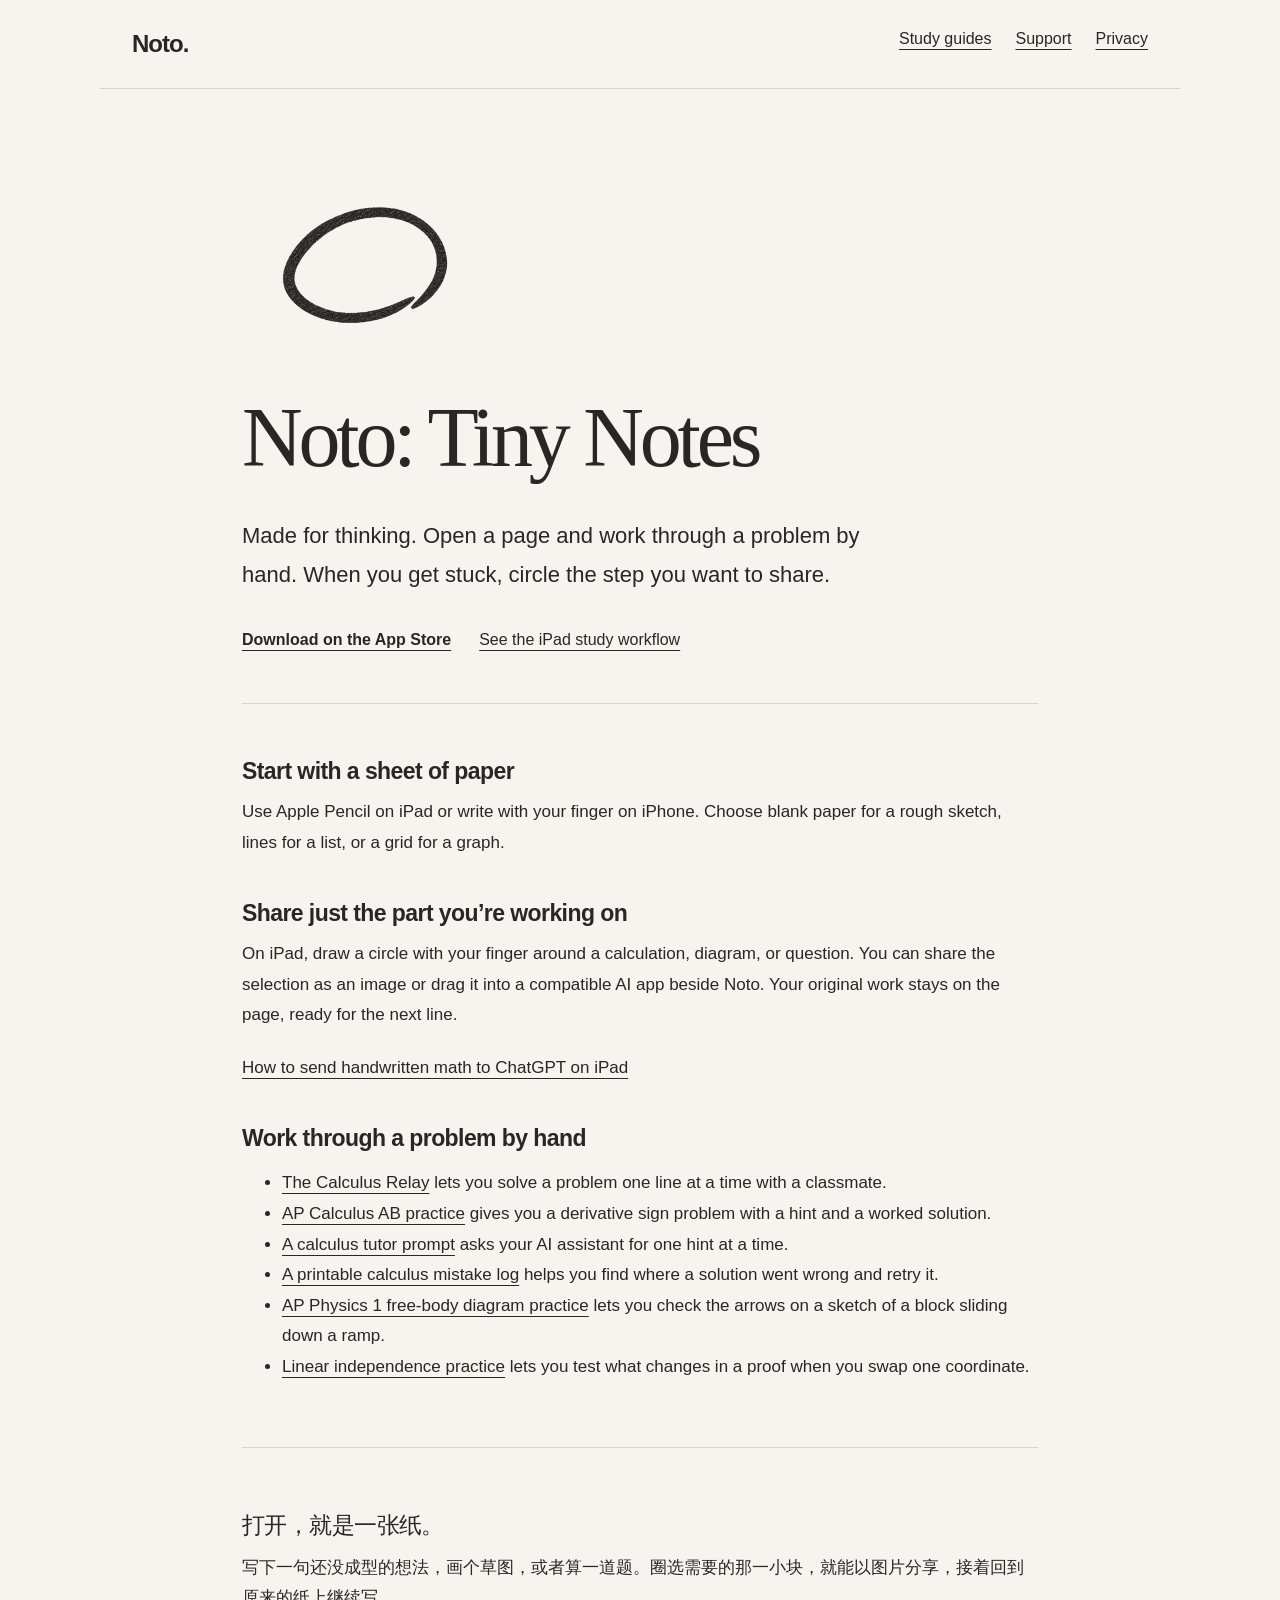
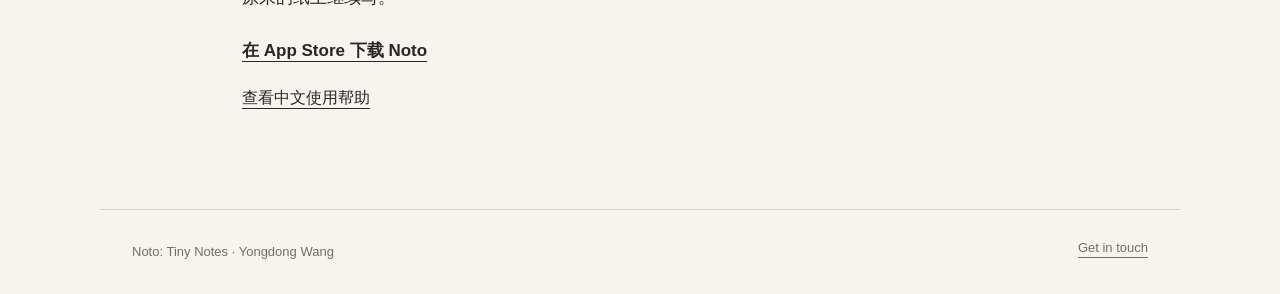
<file: index.html>
<!doctype html>
<html lang="en">
<head>
  <meta charset="utf-8">
  <meta name="viewport" content="width=device-width, initial-scale=1">
  <title>Noto: Tiny Notes — Handwritten Notes for iPad and iPhone</title>
  <meta name="description" content="Noto is a handwriting app made for thinking. Write with Apple Pencil, sketch on grid paper, and circle one step to share as an image with a classmate or AI assistant.">
  <link rel="canonical" href="https://mikewang817.github.io/noto-support/">
  <link rel="stylesheet" href="style.css">
  <meta property="og:type" content="website">
  <meta property="og:title" content="Noto: Tiny Notes — Made for thinking">
  <meta property="og:description" content="Work through a problem by hand. Circle the step you want to share, then pick up where you left off.">
  <meta property="og:url" content="https://mikewang817.github.io/noto-support/">
  <meta property="og:image" content="https://mikewang817.github.io/noto-support/assets/lasso.png">
  <meta property="og:image:alt" content="Noto’s hand-drawn open circle">
  <meta name="twitter:card" content="summary">
  <script type="application/ld+json">
    {
      "@context": "https://schema.org",
      "@type": "SoftwareApplication",
      "name": "Noto: Tiny Notes",
      "url": "https://mikewang817.github.io/noto-support/",
      "applicationCategory": "ProductivityApplication",
      "operatingSystem": "iOS, iPadOS",
      "author": { "@type": "Person", "name": "Yongdong Wang" },
      "sameAs": "https://apps.apple.com/us/app/noto-tiny-notes/id6829142924",
      "installUrl": "https://apps.apple.com/us/app/noto-tiny-notes/id6829142924",
      "offers": { "@type": "Offer", "price": 0, "priceCurrency": "USD" }
    }
  </script>
</head>
<body>
  <header>
    <a class="brand" href="./">Noto.</a>
    <nav aria-label="Main navigation">
      <a href="#study">Study guides</a>
      <a href="support.html">Support</a>
      <a href="privacy.html">Privacy</a>
    </nav>
  </header>
  <main>
    <img class="mark" src="assets/lasso.png" width="240" height="180" alt="Noto’s hand-drawn open circle">
    <h1>Noto: Tiny Notes</h1>
    <p class="lead">Made for thinking. Open a page and work through a problem by hand. When you get stuck, circle the step you want to share.</p>
    <div class="links">
      <a href="https://apps.apple.com/us/app/noto-tiny-notes/id6829142924"><strong>Download on the App Store</strong></a>
      <a href="https://noto-calculus-relay.kuanzhiai.chatgpt.site/study-calculus-on-ipad/">See the iPad study workflow</a>
    </div>
    <hr class="rule">
    <section aria-labelledby="paper">
      <h2 id="paper">Start with a sheet of paper</h2>
      <p>Use Apple Pencil on iPad or write with your finger on iPhone. Choose blank paper for a rough sketch, lines for a list, or a grid for a graph.</p>
    </section>
    <section aria-labelledby="sharing">
      <h2 id="sharing">Share just the part you’re working on</h2>
      <p>On iPad, draw a circle with your finger around a calculation, diagram, or question. You can share the selection as an image or drag it into a compatible AI app beside Noto. Your original work stays on the page, ready for the next line.</p>
      <p><a href="https://noto-calculus-relay.kuanzhiai.chatgpt.site/send-handwritten-math-to-chatgpt-on-ipad/">How to send handwritten math to ChatGPT on iPad</a></p>
    </section>
    <section aria-labelledby="study">
      <h2 id="study">Work through a problem by hand</h2>
      <ul>
        <li><a href="https://noto-calculus-relay.kuanzhiai.chatgpt.site/">The Calculus Relay</a> lets you solve a problem one line at a time with a classmate.</li>
        <li><a href="https://noto-calculus-relay.kuanzhiai.chatgpt.site/ap-calculus-ab-practice/">AP Calculus AB practice</a> gives you a derivative sign problem with a hint and a worked solution.</li>
        <li><a href="https://noto-calculus-relay.kuanzhiai.chatgpt.site/calculus-hint-prompt/">A calculus tutor prompt</a> asks your AI assistant for one hint at a time.</li>
        <li><a href="https://noto-calculus-relay.kuanzhiai.chatgpt.site/calculus-mistake-log/">A printable calculus mistake log</a> helps you find where a solution went wrong and retry it.</li>
        <li><a href="free-body-diagram-practice/">AP Physics 1 free-body diagram practice</a> lets you check the arrows on a sketch of a block sliding down a ramp.</li>
        <li><a href="linear-independence-practice/">Linear independence practice</a> lets you test what changes in a proof when you swap one coordinate.</li>
      </ul>
    </section>
    <section class="translation" lang="zh-Hans">
      <h2>打开，就是一张纸。</h2>
      <p>写下一句还没成型的想法，画个草图，或者算一道题。圈选需要的那一小块，就能以图片分享，接着回到原来的纸上继续写。</p>
      <p><a href="https://apps.apple.com/cn/app/noto-tiny-notes/id6829142924?uo=4"><strong>在 App Store 下载 Noto</strong></a></p>
      <a href="support.html#chinese">查看中文使用帮助</a>
    </section>
  </main>
  <footer>
    <p>Noto: Tiny Notes · Yongdong Wang</p>
    <a href="https://github.com/mikewang817/noto-support/issues">Get in touch</a>
  </footer>
</body>
</html>
</file>
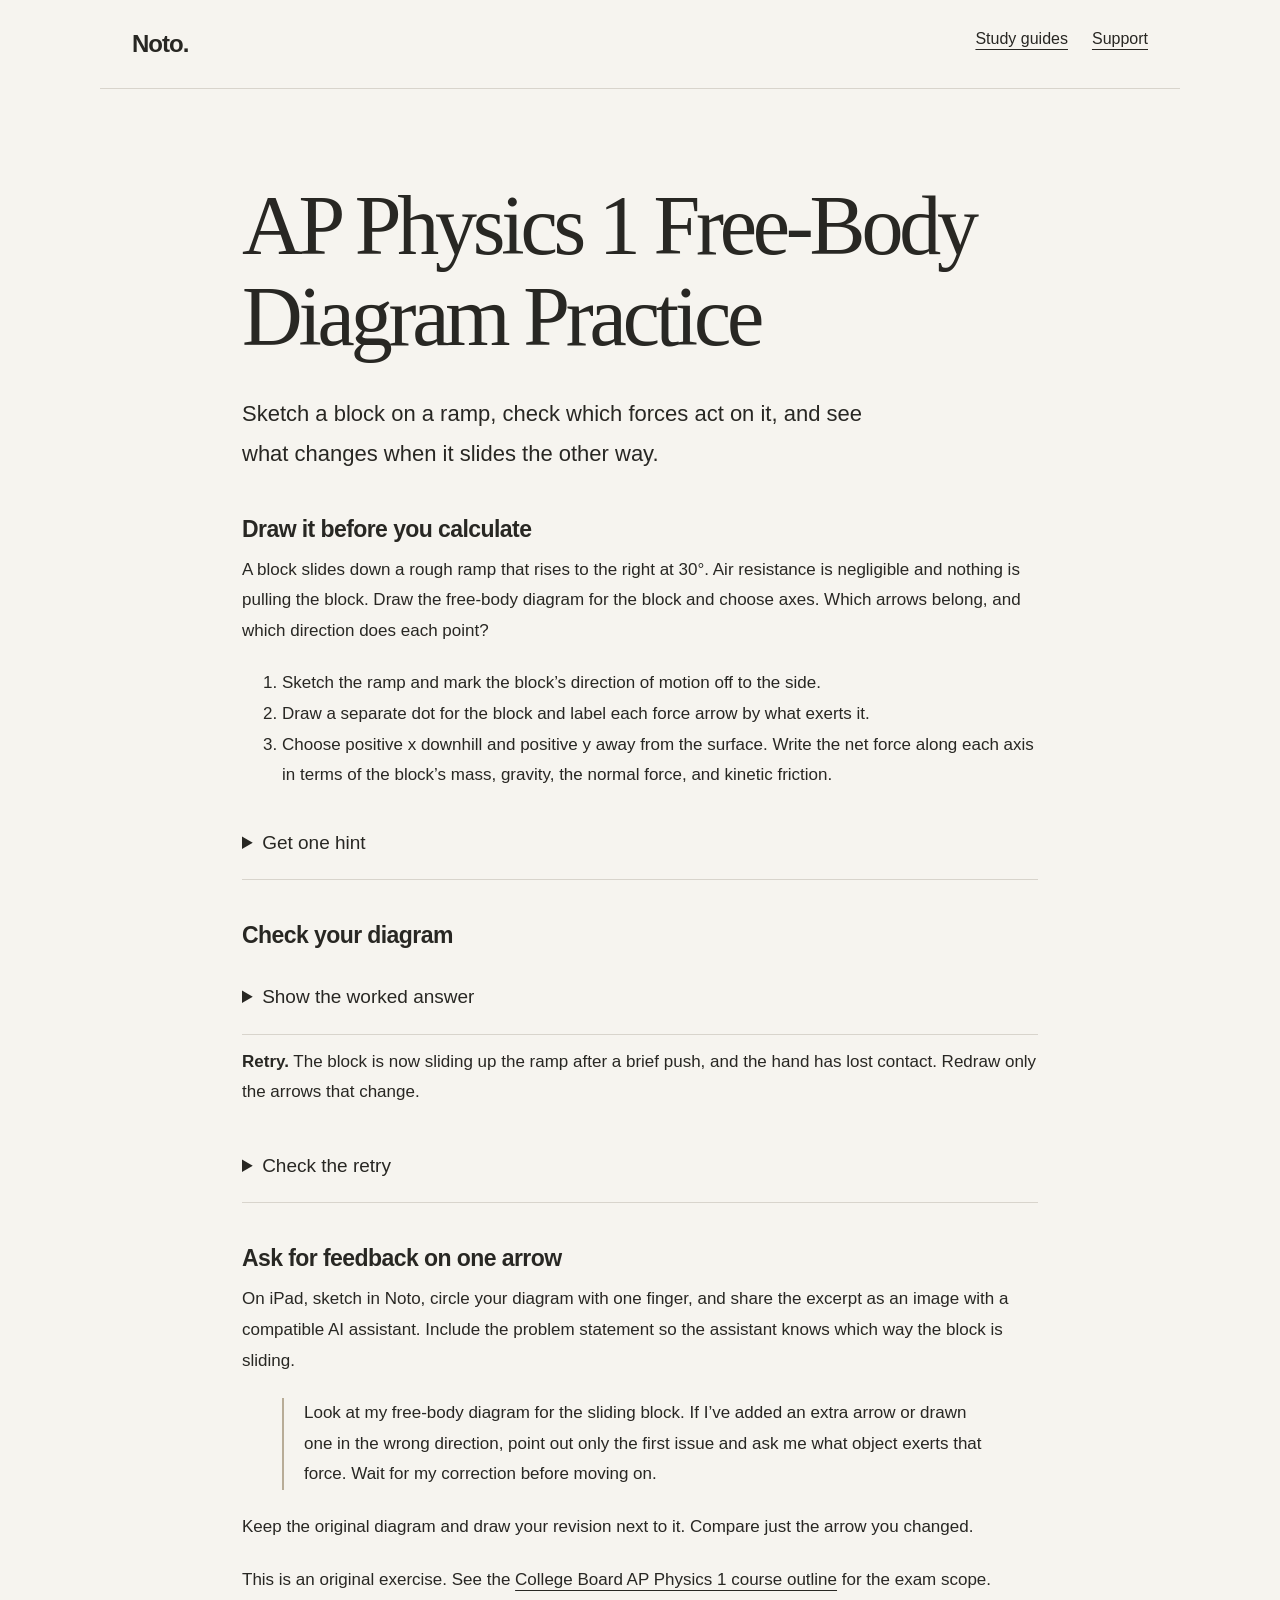
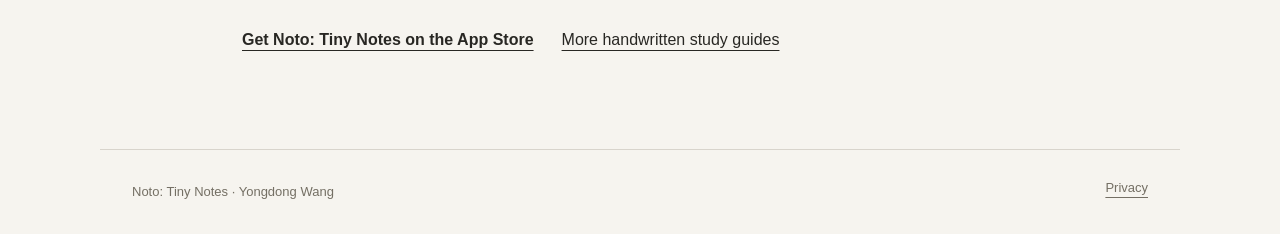
<file: free-body-diagram-practice/index.html>
<!doctype html>
<html lang="en">
<head>
  <meta charset="utf-8">
  <meta name="viewport" content="width=device-width, initial-scale=1">
  <title>AP Physics 1 Free-Body Diagram Practice | Noto</title>
  <meta name="description" content="Draw a free-body diagram for a block sliding down a ramp. Find which forces belong on it and retry with a change in direction.">
  <link rel="canonical" href="https://mikewang817.github.io/noto-support/free-body-diagram-practice/">
  <link rel="stylesheet" href="../style.css">
  <meta property="og:type" content="article">
  <meta property="og:title" content="AP Physics 1 Free-Body Diagram Practice">
  <meta property="og:description" content="Draw a free-body diagram for a block sliding down a ramp. Find which forces belong on it and retry with a change in direction.">
  <meta property="og:url" content="https://mikewang817.github.io/noto-support/free-body-diagram-practice/">
  <script type="application/ld+json">{"@context": "https://schema.org", "@type": "LearningResource", "name": "AP Physics 1 Free-Body Diagram Practice", "description": "Draw a free-body diagram for a block sliding down a ramp. Find which forces belong on it and retry with a change in direction.", "url": "https://mikewang817.github.io/noto-support/free-body-diagram-practice/", "inLanguage": "en", "learningResourceType": "Practice problem", "about": "Physics", "author": {"@type": "Person", "name": "Yongdong Wang"}}</script>
</head>
<body>
  <header>
    <a class="brand" href="../">Noto.</a>
    <nav aria-label="Main navigation"><a href="../#study">Study guides</a><a href="../support.html">Support</a></nav>
  </header>
  <main>
    <h1>AP Physics 1 Free-Body Diagram Practice</h1>
    <p class="lead">Sketch a block on a ramp, check which forces act on it, and see what changes when it slides the other way.</p>
    <section>
      <h2>Draw it before you calculate</h2>
      <p>A block slides down a rough ramp that rises to the right at 30°. Air resistance is negligible and nothing is pulling the block. Draw the free-body diagram for the block and choose axes. Which arrows belong, and which direction does each point?</p>
      <ol>
        <li>Sketch the ramp and mark the block’s direction of motion off to the side.</li>
        <li>Draw a separate dot for the block and label each force arrow by what exerts it.</li>
        <li>Choose positive x downhill and positive y away from the surface. Write the net force along each axis in terms of the block’s mass, gravity, the normal force, and kinetic friction.</li>
      </ol>
      <details>
        <summary>Get one hint</summary>
        <p>Make a list of the objects interacting with the block. The ramp exerts two forces. The arrow showing how the block is moving belongs on your sketch of the ramp.</p>
      </details>
    </section>
    <section>
      <h2>Check your diagram</h2>
      <details>
        <summary>Show the worked answer</summary>
        <p>Gravity points vertically down. The normal force points away from the ramp, perpendicular to its surface. Kinetic friction points up the ramp, opposing the block’s sliding relative to the ramp.</p>
        <p>With the axes above, the forces sum to mg sin(30°) − f<sub>k</sub> along x and N − mg cos(30°) along y. The y sum is zero while the block remains in contact with the straight ramp. Draw the components of gravity on a separate sketch or label them clearly as components of the same arrow.</p>
      </details>
      <p><strong>Retry.</strong> The block is now sliding up the ramp after a brief push, and the hand has lost contact. Redraw only the arrows that change.</p>
      <details>
        <summary>Check the retry</summary>
        <p>Friction now points down the ramp. Weight and the normal force keep their directions. With positive x still downhill, both the downhill component of gravity and friction contribute positively to the x sum.</p>
      </details>
    </section>
    <section>
      <h2>Ask for feedback on one arrow</h2>
      <p>On iPad, sketch in Noto, circle your diagram with one finger, and share the excerpt as an image with a compatible AI assistant. Include the problem statement so the assistant knows which way the block is sliding.</p>
      <blockquote class="notice"><p>Look at my free-body diagram for the sliding block. If I’ve added an extra arrow or drawn one in the wrong direction, point out only the first issue and ask me what object exerts that force. Wait for my correction before moving on.</p></blockquote>
      <p>Keep the original diagram and draw your revision next to it. Compare just the arrow you changed.</p>
      <p>This is an original exercise. See the <a href="https://apstudents.collegeboard.org/courses/ap-physics-1-algebra-based">College Board AP Physics 1 course outline</a> for the exam scope.</p>
    </section>
    <div class="links">
      <a href="https://apps.apple.com/us/app/noto-tiny-notes/id6829142924"><strong>Get Noto: Tiny Notes on the App Store</strong></a>
      <a href="../#study">More handwritten study guides</a>
    </div>
  </main>
  <footer><p>Noto: Tiny Notes · Yongdong Wang</p><a href="../privacy.html">Privacy</a></footer>
</body>
</html>
</file>
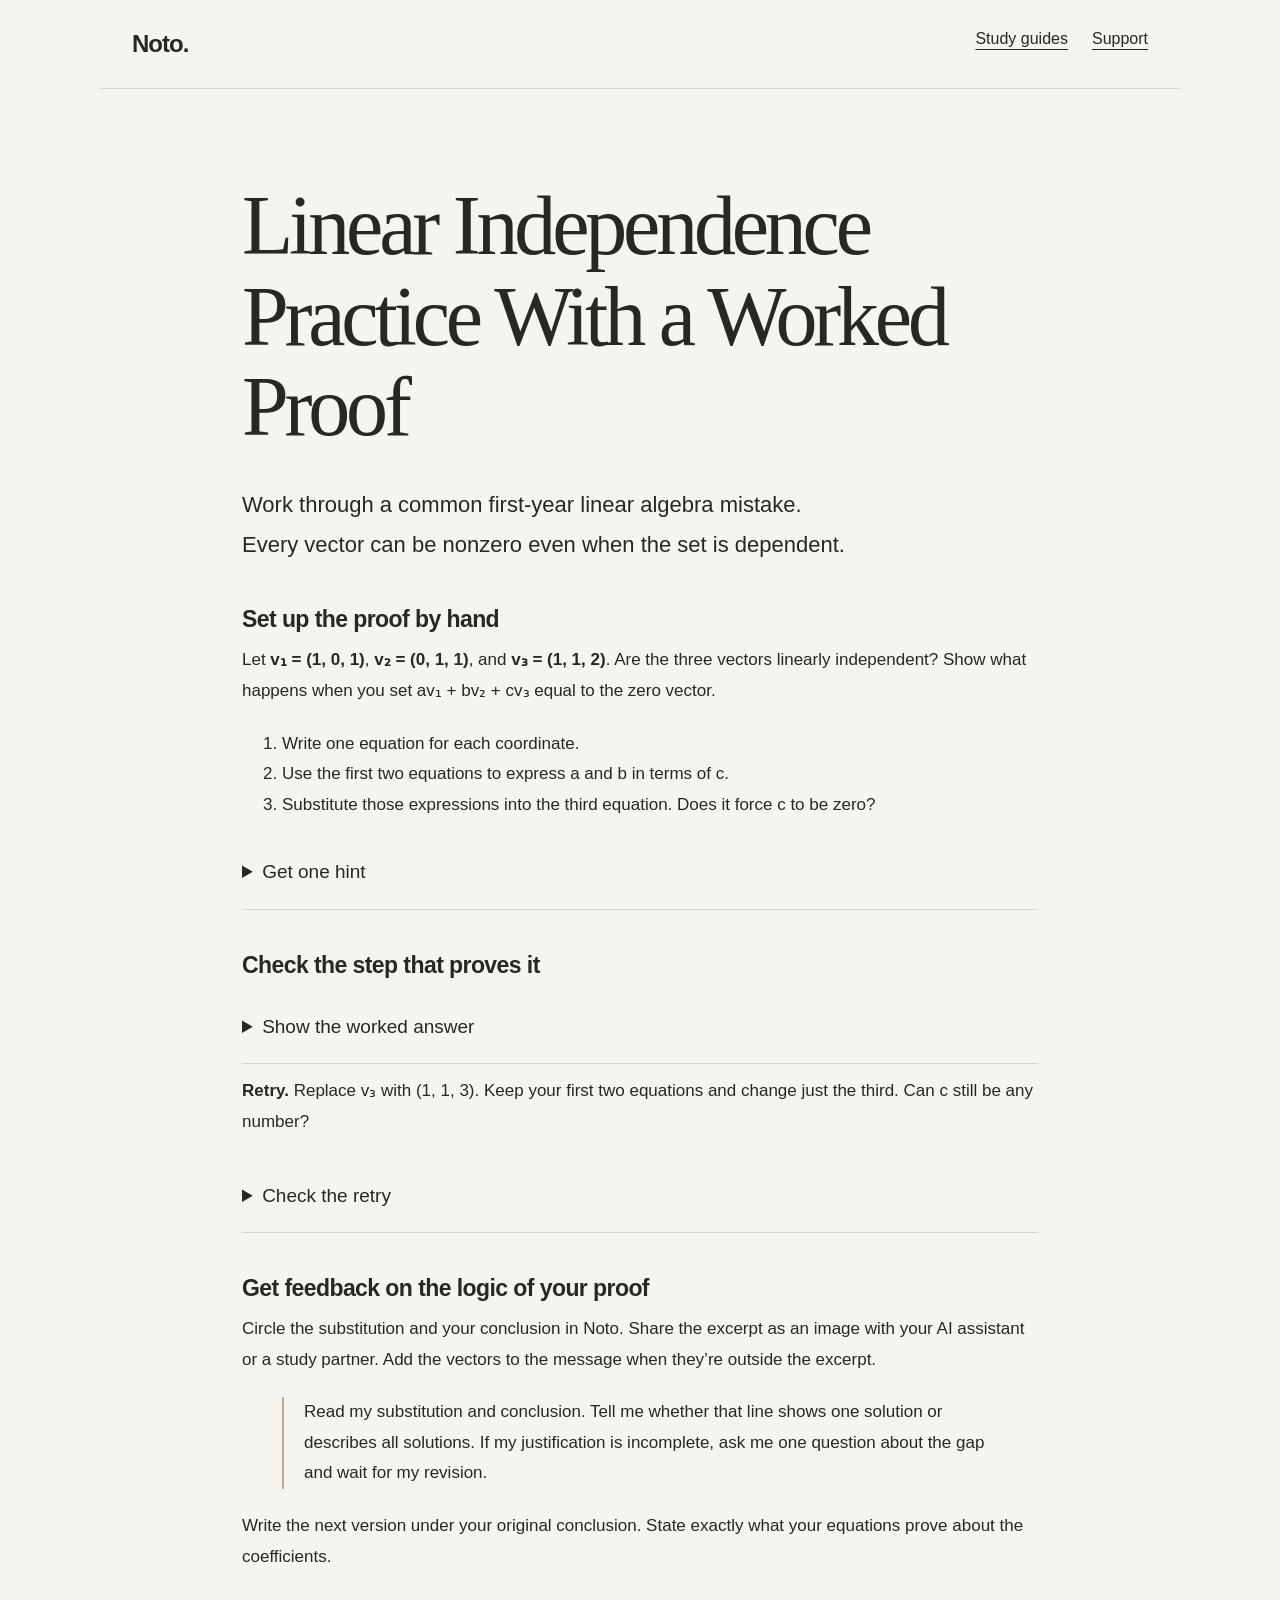
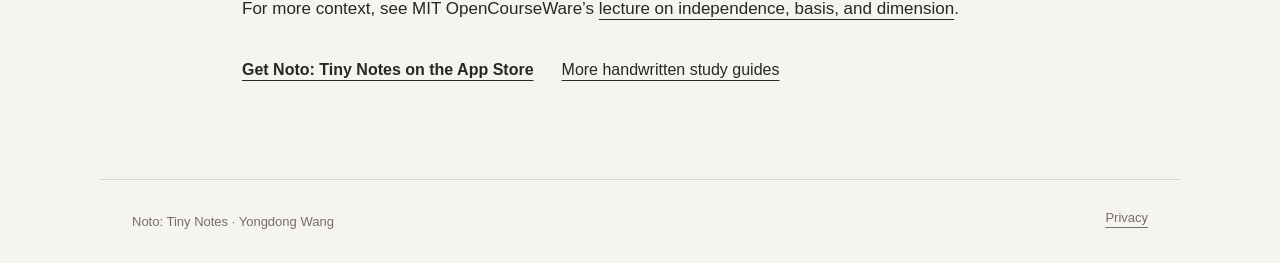
<file: linear-independence-practice/index.html>
<!doctype html>
<html lang="en">
<head>
  <meta charset="utf-8">
  <meta name="viewport" content="width=device-width, initial-scale=1">
  <title>Linear Independence Practice With a Worked Proof | Noto</title>
  <meta name="description" content="Test three vectors for linear independence, identify a nonzero solution to Ax = 0, and check what changes when one coordinate changes.">
  <link rel="canonical" href="https://mikewang817.github.io/noto-support/linear-independence-practice/">
  <link rel="stylesheet" href="../style.css">
  <meta property="og:type" content="article">
  <meta property="og:title" content="Linear Independence Practice With a Worked Proof">
  <meta property="og:description" content="Test three vectors for linear independence, identify a nonzero solution to Ax = 0, and check what changes when one coordinate changes.">
  <meta property="og:url" content="https://mikewang817.github.io/noto-support/linear-independence-practice/">
  <script type="application/ld+json">{"@context": "https://schema.org", "@type": "LearningResource", "name": "Linear Independence Practice With a Worked Proof", "description": "Test three vectors for linear independence, identify a nonzero solution to Ax = 0, and check what changes when one coordinate changes.", "url": "https://mikewang817.github.io/noto-support/linear-independence-practice/", "inLanguage": "en", "learningResourceType": "Practice problem", "about": "Linear algebra", "author": {"@type": "Person", "name": "Yongdong Wang"}}</script>
</head>
<body>
  <header>
    <a class="brand" href="../">Noto.</a>
    <nav aria-label="Main navigation"><a href="../#study">Study guides</a><a href="../support.html">Support</a></nav>
  </header>
  <main>
    <h1>Linear Independence Practice With a Worked Proof</h1>
    <p class="lead">Work through a common first-year linear algebra mistake. Every vector can be nonzero even when the set is dependent.</p>
    <section>
      <h2>Set up the proof by hand</h2>
      <p>Let <strong>v₁ = (1, 0, 1)</strong>, <strong>v₂ = (0, 1, 1)</strong>, and <strong>v₃ = (1, 1, 2)</strong>. Are the three vectors linearly independent? Show what happens when you set av₁ + bv₂ + cv₃ equal to the zero vector.</p>
      <ol>
        <li>Write one equation for each coordinate.</li>
        <li>Use the first two equations to express a and b in terms of c.</li>
        <li>Substitute those expressions into the third equation. Does it force c to be zero?</li>
      </ol>
      <details>
        <summary>Get one hint</summary>
        <p>The first two coordinate equations are a + c = 0 and b + c = 0. Write down what the third equation becomes once you substitute a = −c and b = −c.</p>
      </details>
    </section>
    <section>
      <h2>Check the step that proves it</h2>
      <details>
        <summary>Show the worked answer</summary>
        <p>The third equation is a + b + 2c = 0. After substitution it becomes −c − c + 2c = 0 for every c. Choose c = 1, which gives a = b = −1. The coefficients (−1, −1, 1) are nonzero as a tuple and satisfy −v₁ − v₂ + v₃ = 0, proving dependence.</p>
        <p>In geometric terms, v₃ = v₁ + v₂, so all three vectors lie in the plane spanned by v₁ and v₂.</p>
      </details>
      <p><strong>Retry.</strong> Replace v₃ with (1, 1, 3). Keep your first two equations and change just the third. Can c still be any number?</p>
      <details>
        <summary>Check the retry</summary>
        <p>The new third equation becomes −c − c + 3c = 0, so c = 0, then a = b = 0. The zero solution is now the only one, which proves independence.</p>
      </details>
    </section>
    <section>
      <h2>Get feedback on the logic of your proof</h2>
      <p>Circle the substitution and your conclusion in Noto. Share the excerpt as an image with your AI assistant or a study partner. Add the vectors to the message when they’re outside the excerpt.</p>
      <blockquote class="notice"><p>Read my substitution and conclusion. Tell me whether that line shows one solution or describes all solutions. If my justification is incomplete, ask me one question about the gap and wait for my revision.</p></blockquote>
      <p>Write the next version under your original conclusion. State exactly what your equations prove about the coefficients.</p>
      <p>For more context, see MIT OpenCourseWare’s <a href="https://ocw.mit.edu/courses/18-06-linear-algebra-spring-2010/resources/lecture-9-independence-basis-and-dimension/">lecture on independence, basis, and dimension</a>.</p>
    </section>
    <div class="links">
      <a href="https://apps.apple.com/us/app/noto-tiny-notes/id6829142924"><strong>Get Noto: Tiny Notes on the App Store</strong></a>
      <a href="../#study">More handwritten study guides</a>
    </div>
  </main>
  <footer><p>Noto: Tiny Notes · Yongdong Wang</p><a href="../privacy.html">Privacy</a></footer>
</body>
</html>
</file>
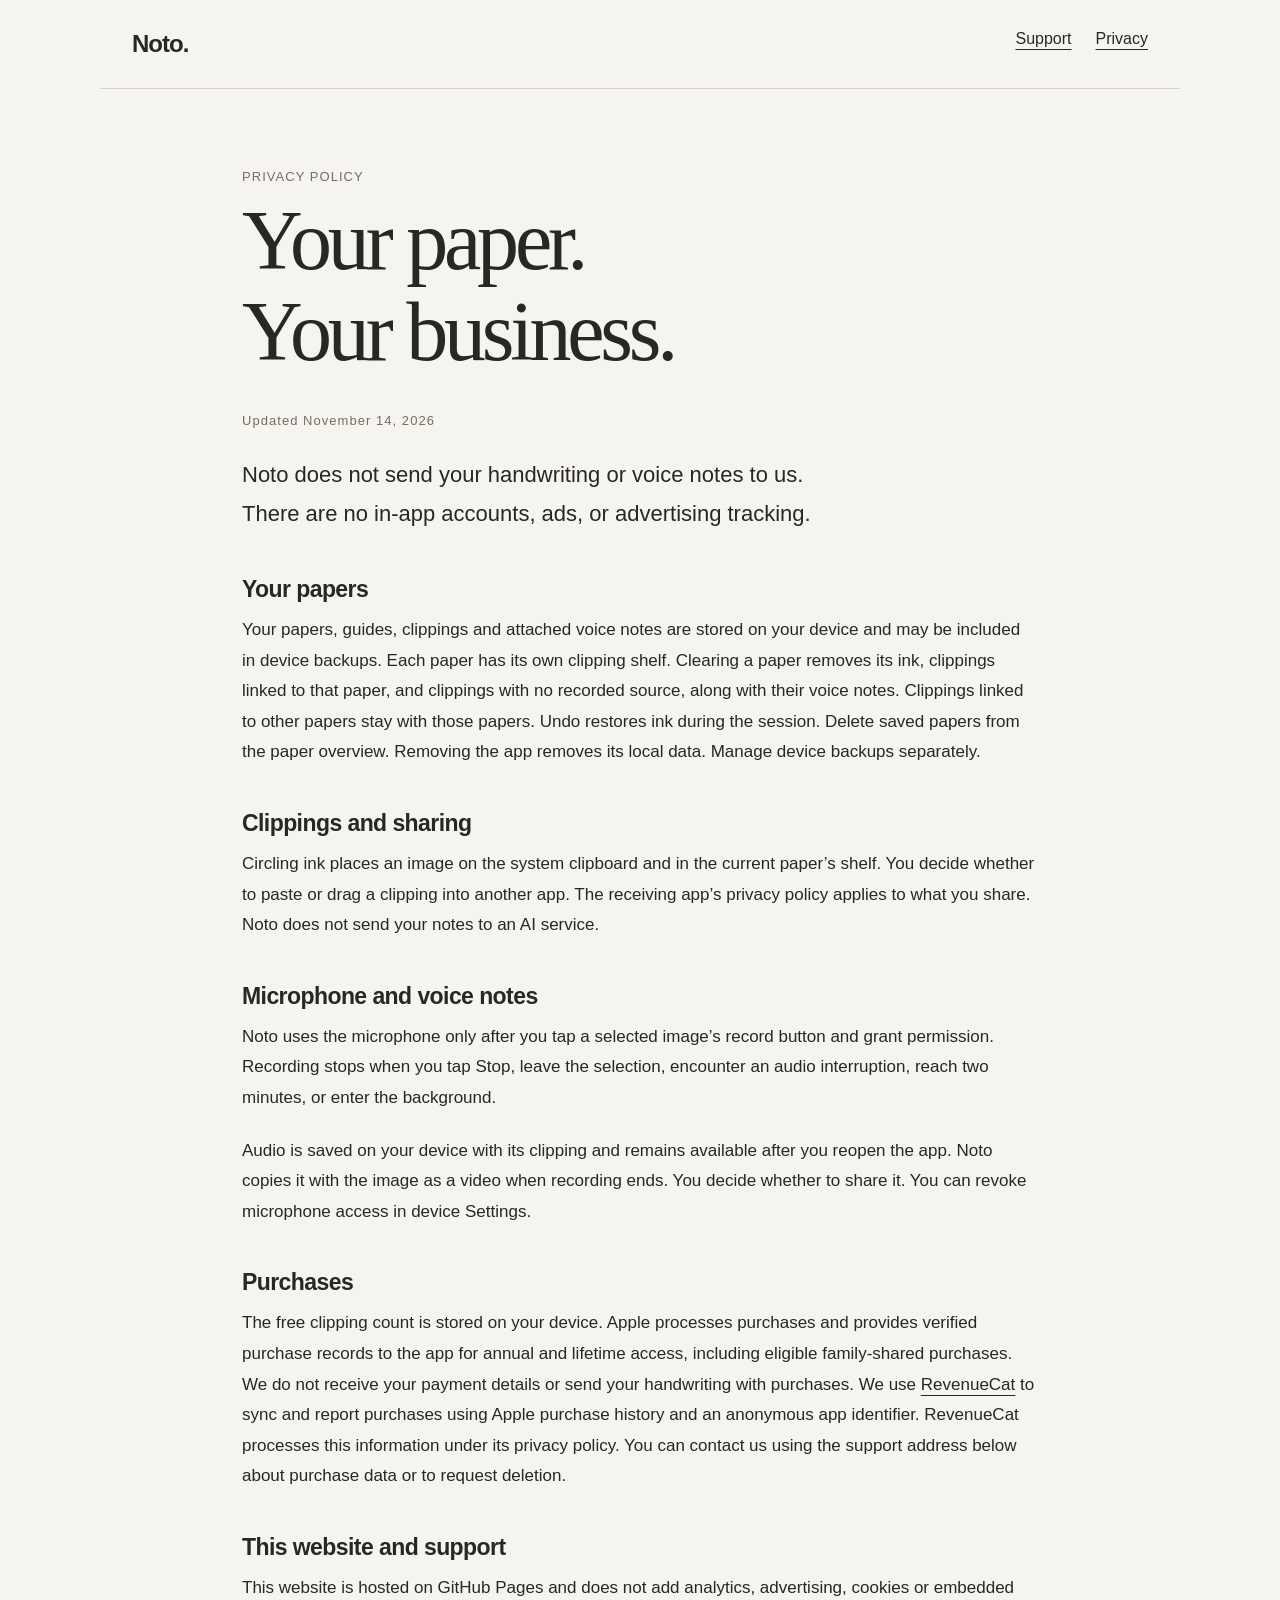
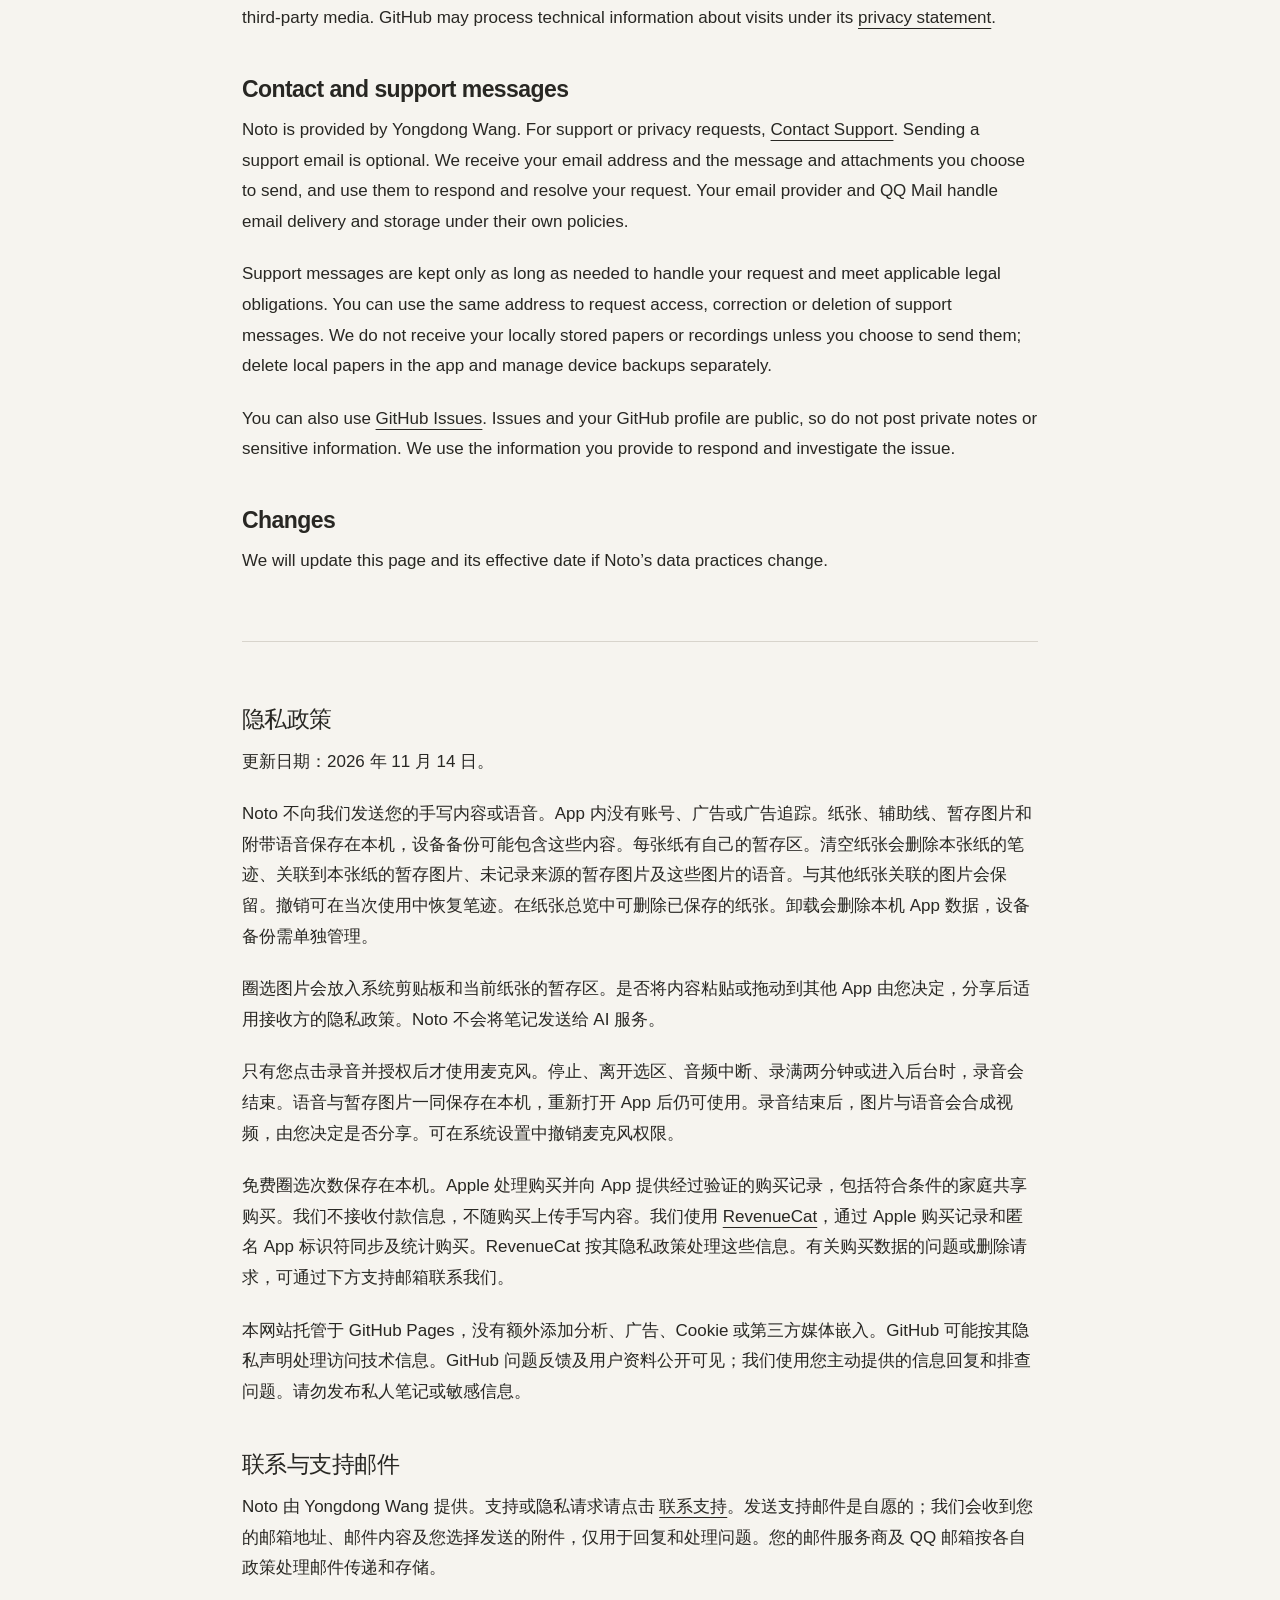
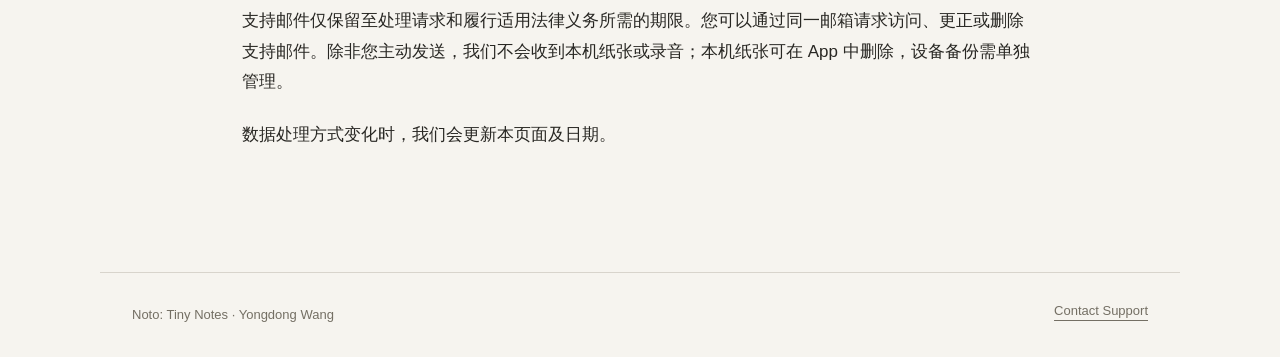
<file: privacy.html>
<!doctype html><html lang="en"><head><meta charset="utf-8"><meta name="viewport" content="width=device-width,initial-scale=1"><meta name="description" content="Read how Noto handles handwriting, voice notes, purchases, and data you choose to share with other apps."><title>Noto: Tiny Notes Privacy Policy</title><link rel="canonical" href="https://mikewang817.github.io/noto-support/privacy.html"><link rel="stylesheet" href="style.css"></head><body><header><a class="brand" href="index.html">Noto.</a><nav aria-label="Main navigation"><a href="support.html">Support</a><a href="privacy.html">Privacy</a></nav></header><main><div class="eyebrow">PRIVACY POLICY</div><h1>Your paper.<br>Your business.</h1><p class="meta">Updated November 14, 2026</p><p class="lead">Noto does not send your handwriting or voice notes to us. There are no in-app accounts, ads, or advertising tracking.</p><h2>Your papers</h2><p>Your papers, guides, clippings and attached voice notes are stored on your device and may be included in device backups. Each paper has its own clipping shelf. Clearing a paper removes its ink, clippings linked to that paper, and clippings with no recorded source, along with their voice notes. Clippings linked to other papers stay with those papers. Undo restores ink during the session. Delete saved papers from the paper overview. Removing the app removes its local data. Manage device backups separately.</p><h2>Clippings and sharing</h2><p>Circling ink places an image on the system clipboard and in the current paper’s shelf. You decide whether to paste or drag a clipping into another app. The receiving app’s privacy policy applies to what you share. Noto does not send your notes to an AI service.</p><h2>Microphone and voice notes</h2><p>Noto uses the microphone only after you tap a selected image’s record button and grant permission. Recording stops when you tap Stop, leave the selection, encounter an audio interruption, reach two minutes, or enter the background.</p><p>Audio is saved on your device with its clipping and remains available after you reopen the app. Noto copies it with the image as a video when recording ends. You decide whether to share it. You can revoke microphone access in device Settings.</p><h2>Purchases</h2><p>The free clipping count is stored on your device. Apple processes purchases and provides verified purchase records to the app for annual and lifetime access, including eligible family-shared purchases. We do not receive your payment details or send your handwriting with purchases. We use <a href="https://www.revenuecat.com/privacy">RevenueCat</a> to sync and report purchases using Apple purchase history and an anonymous app identifier. RevenueCat processes this information under its privacy policy. You can contact us using the support address below about purchase data or to request deletion.</p><h2>This website and support</h2><p>This website is hosted on GitHub Pages and does not add analytics, advertising, cookies or embedded third-party media. GitHub may process technical information about visits under its <a href="https://docs.github.com/en/site-policy/privacy-policies/github-general-privacy-statement">privacy statement</a>.</p><h2>Contact and support messages</h2><p>Noto is provided by Yongdong Wang. For support or privacy requests, <a href="mailto:3561569467@qq.com?subject=Noto%20Support">Contact Support</a>. Sending a support email is optional. We receive your email address and the message and attachments you choose to send, and use them to respond and resolve your request. Your email provider and QQ Mail handle email delivery and storage under their own policies.</p><p>Support messages are kept only as long as needed to handle your request and meet applicable legal obligations. You can use the same address to request access, correction or deletion of support messages. We do not receive your locally stored papers or recordings unless you choose to send them; delete local papers in the app and manage device backups separately.</p><p>You can also use <a href="https://github.com/mikewang817/noto-support/issues">GitHub Issues</a>. Issues and your GitHub profile are public, so do not post private notes or sensitive information. We use the information you provide to respond and investigate the issue.</p><h2>Changes</h2><p>We will update this page and its effective date if Noto’s data practices change.</p><section class="translation" lang="zh-Hans"><h2>隐私政策</h2><p>更新日期：2026 年 11 月 14 日。</p><p>Noto 不向我们发送您的手写内容或语音。App 内没有账号、广告或广告追踪。纸张、辅助线、暂存图片和附带语音保存在本机，设备备份可能包含这些内容。每张纸有自己的暂存区。清空纸张会删除本张纸的笔迹、关联到本张纸的暂存图片、未记录来源的暂存图片及这些图片的语音。与其他纸张关联的图片会保留。撤销可在当次使用中恢复笔迹。在纸张总览中可删除已保存的纸张。卸载会删除本机 App 数据，设备备份需单独管理。</p><p>圈选图片会放入系统剪贴板和当前纸张的暂存区。是否将内容粘贴或拖动到其他 App 由您决定，分享后适用接收方的隐私政策。Noto 不会将笔记发送给 AI 服务。</p><p>只有您点击录音并授权后才使用麦克风。停止、离开选区、音频中断、录满两分钟或进入后台时，录音会结束。语音与暂存图片一同保存在本机，重新打开 App 后仍可使用。录音结束后，图片与语音会合成视频，由您决定是否分享。可在系统设置中撤销麦克风权限。</p><p>免费圈选次数保存在本机。Apple 处理购买并向 App 提供经过验证的购买记录，包括符合条件的家庭共享购买。我们不接收付款信息，不随购买上传手写内容。我们使用 <a href="https://www.revenuecat.com/privacy">RevenueCat</a>，通过 Apple 购买记录和匿名 App 标识符同步及统计购买。RevenueCat 按其隐私政策处理这些信息。有关购买数据的问题或删除请求，可通过下方支持邮箱联系我们。</p><p>本网站托管于 GitHub Pages，没有额外添加分析、广告、Cookie 或第三方媒体嵌入。GitHub 可能按其隐私声明处理访问技术信息。GitHub 问题反馈及用户资料公开可见；我们使用您主动提供的信息回复和排查问题。请勿发布私人笔记或敏感信息。</p><h2>联系与支持邮件</h2><p>Noto 由 Yongdong Wang 提供。支持或隐私请求请点击 <a href="mailto:3561569467@qq.com?subject=Noto%20Support">联系支持</a>。发送支持邮件是自愿的；我们会收到您的邮箱地址、邮件内容及您选择发送的附件，仅用于回复和处理问题。您的邮件服务商及 QQ 邮箱按各自政策处理邮件传递和存储。</p><p>支持邮件仅保留至处理请求和履行适用法律义务所需的期限。您可以通过同一邮箱请求访问、更正或删除支持邮件。除非您主动发送，我们不会收到本机纸张或录音；本机纸张可在 App 中删除，设备备份需单独管理。</p><p>数据处理方式变化时，我们会更新本页面及日期。</p></section></main><footer><p>Noto: Tiny Notes · Yongdong Wang</p><a href="mailto:3561569467@qq.com?subject=Noto%20Support">Contact Support</a></footer></body></html>
</file>
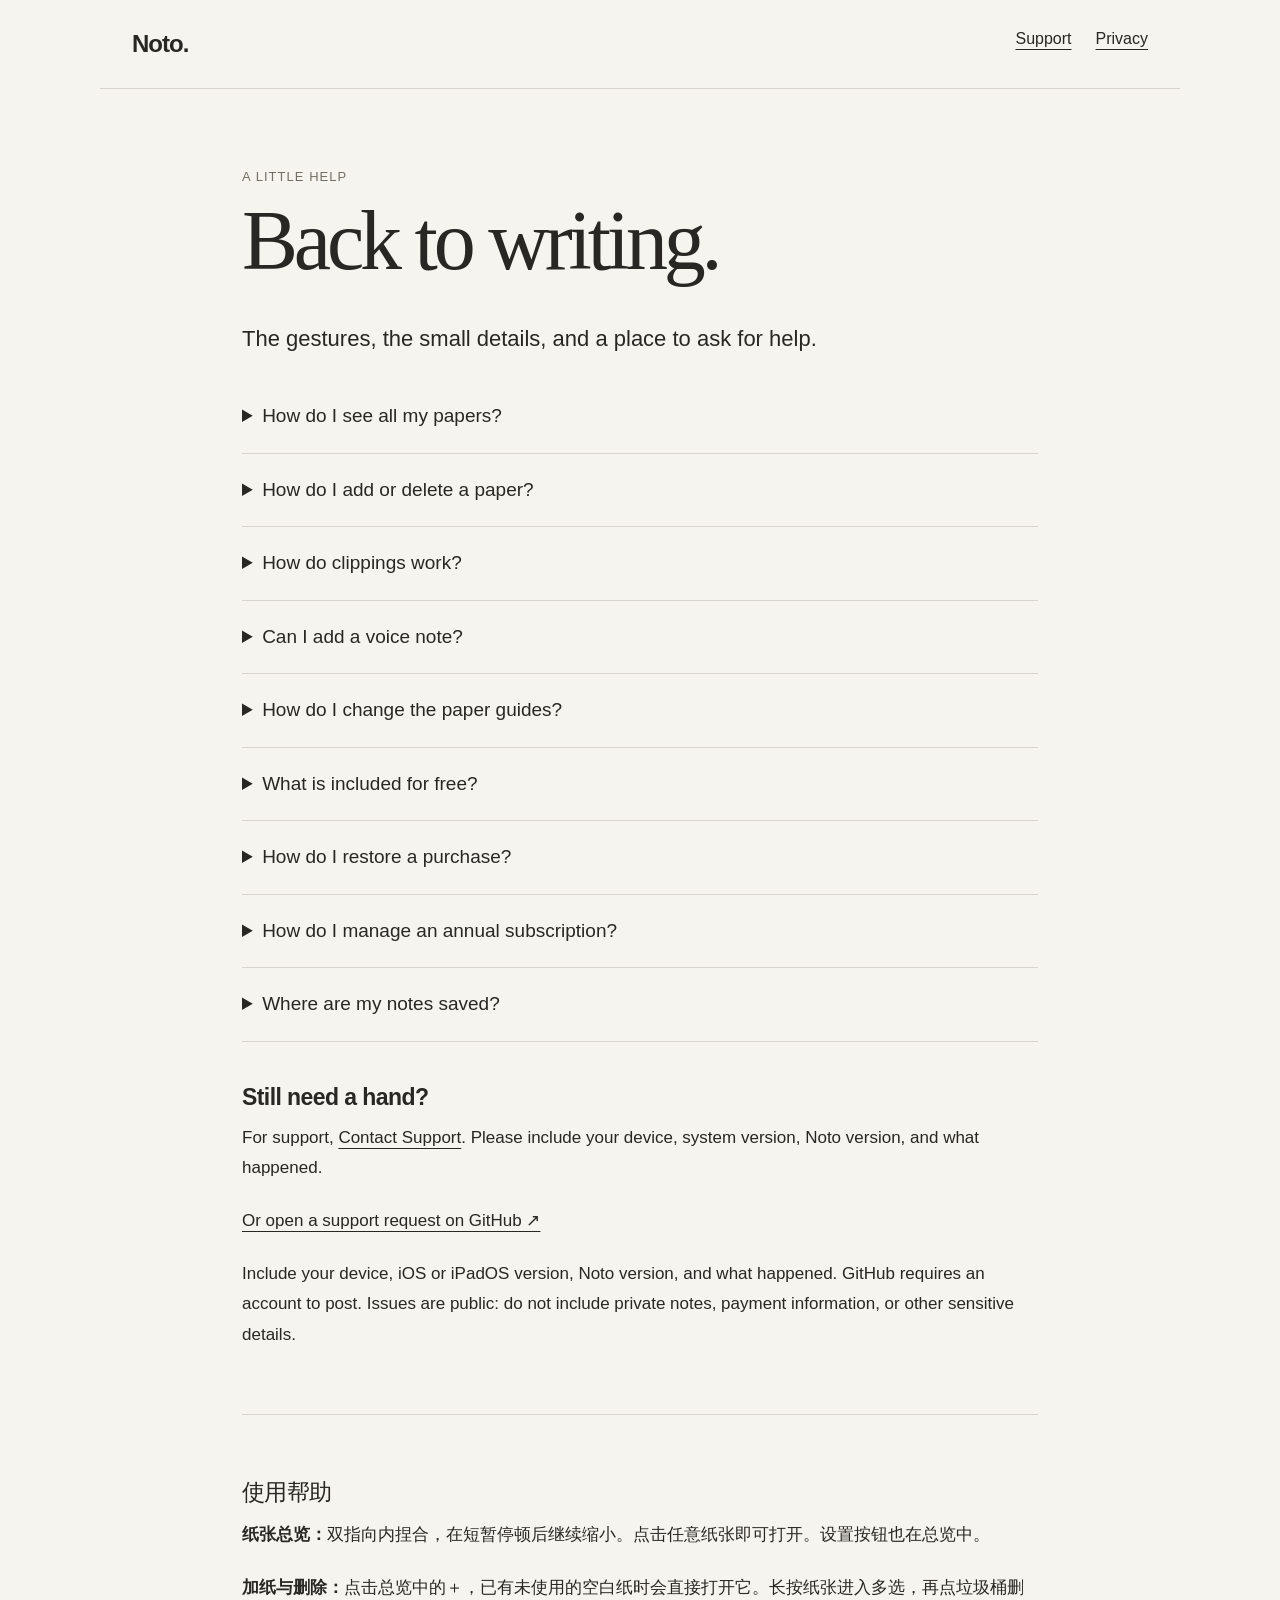
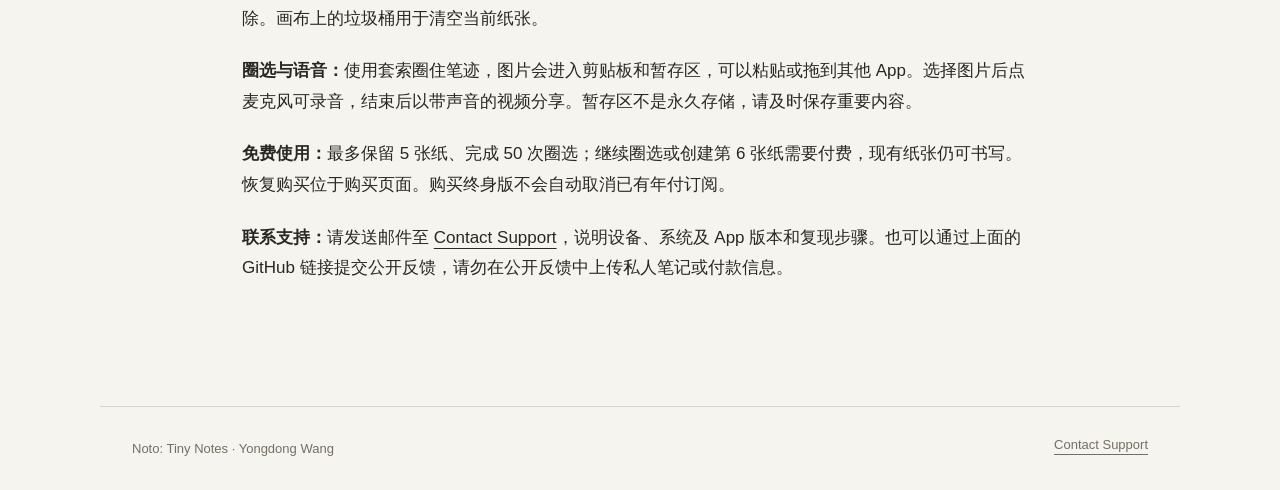
<file: support.html>
<!doctype html><html lang="en"><head><meta charset="utf-8"><meta name="viewport" content="width=device-width,initial-scale=1"><meta name="description" content="Find help with Noto’s handwriting tools, paper overview, clippings, and purchases on iPad and iPhone."><title>Noto: Tiny Notes Support</title><link rel="canonical" href="https://mikewang817.github.io/noto-support/support.html"><link rel="stylesheet" href="style.css"></head><body><header><a class="brand" href="index.html">Noto.</a><nav aria-label="Main navigation"><a href="support.html">Support</a><a href="privacy.html">Privacy</a></nav></header><main><div class="eyebrow">A LITTLE HELP</div><h1>Back to writing.</h1><p class="lead">The gestures, the small details, and a place to ask for help.</p><details><summary>How do I see all my papers?</summary><p>Pinch inward with two fingers. When the zoom briefly pauses, keep pinching inward to enter the overview. Tap a paper to open it. Settings is in the overview.</p></details><details><summary>How do I add or delete a paper?</summary><p>Tap the + card in the overview. If an unused blank paper already exists, Noto opens it. To remove papers, touch and hold a paper, select the papers you want to remove, then tap the trash icon. The trash on the writing canvas clears the current paper instead.</p></details><details><summary>How do clippings work?</summary><p>Choose the lasso and draw around your ink. The selected area becomes an image on the clipboard and in the temporary shelf. Paste or drag it into another app. The shelf is temporary: save anything important elsewhere before clearing it or closing the app.</p></details><details><summary>Can I add a voice note?</summary><p>After selecting a clipping, tap its microphone and allow recording. Stop recording to copy the image and audio as a video for sharing. Recordings stop automatically after two minutes or when the app goes into the background.</p></details><details><summary>How do I change the paper guides?</summary><p>Open the template control on the canvas. Choose lines, columns, a grid or dots, and adjust the spacing and visibility. Guides are separate from your handwriting.</p></details><details><summary>What is included for free?</summary><p>You can keep up to five papers and make 50 clippings. Further clippings or adding a sixth paper requires paid access. Existing papers remain writable. Available plans and current regional prices are shown inside the app.</p></details><details><summary>How do I restore a purchase?</summary><p>Open Settings from the paper overview, open the purchase screen and choose Restore Purchases. Use the Apple Account used for the purchase. Eligible family purchases are handled through Apple Family Sharing.</p></details><details><summary>How do I manage an annual subscription?</summary><p>Manage or cancel it in your device’s Settings → Apple Account → Subscriptions. Buying lifetime access does not automatically cancel an existing annual subscription. Purchase terms and prices are shown before you confirm with Apple.</p></details><details><summary>Where are my notes saved?</summary><p>Papers are stored locally in Noto on this device. Device backups may include them. Do not delete the app as a troubleshooting step before saving important work. The clipping shelf is temporary and is not a permanent notebook.</p></details><h2>Still need a hand?</h2><p>For support, <a href="mailto:3561569467@qq.com?subject=Noto%20Support">Contact Support</a>. Please include your device, system version, Noto version, and what happened.</p><p><a href="https://github.com/mikewang817/noto-support/issues/new">Or open a support request on GitHub ↗</a></p><p>Include your device, iOS or iPadOS version, Noto version, and what happened. GitHub requires an account to post. Issues are public: do not include private notes, payment information, or other sensitive details.</p><section id="chinese" class="translation" lang="zh-Hans"><h2>使用帮助</h2><p><strong>纸张总览：</strong>双指向内捏合，在短暂停顿后继续缩小。点击任意纸张即可打开。设置按钮也在总览中。</p><p><strong>加纸与删除：</strong>点击总览中的＋，已有未使用的空白纸时会直接打开它。长按纸张进入多选，再点垃圾桶删除。画布上的垃圾桶用于清空当前纸张。</p><p><strong>圈选与语音：</strong>使用套索圈住笔迹，图片会进入剪贴板和暂存区，可以粘贴或拖到其他 App。选择图片后点麦克风可录音，结束后以带声音的视频分享。暂存区不是永久存储，请及时保存重要内容。</p><p><strong>免费使用：</strong>最多保留 5 张纸、完成 50 次圈选；继续圈选或创建第 6 张纸需要付费，现有纸张仍可书写。恢复购买位于购买页面。购买终身版不会自动取消已有年付订阅。</p><p><strong>联系支持：</strong>请发送邮件至 <a href="mailto:3561569467@qq.com?subject=Noto%20Support">Contact Support</a>，说明设备、系统及 App 版本和复现步骤。也可以通过上面的 GitHub 链接提交公开反馈，请勿在公开反馈中上传私人笔记或付款信息。</p></section></main><footer><p>Noto: Tiny Notes · Yongdong Wang</p><a href="mailto:3561569467@qq.com?subject=Noto%20Support">Contact Support</a></footer></body></html>
</file>
<file: style.css>
*{box-sizing:border-box}html{background:#f6f4ef;color:#282723;font-family:-apple-system,BlinkMacSystemFont,"Segoe UI",sans-serif}body{margin:0}a{color:inherit;text-underline-offset:5px}a:hover{color:#796344}a:focus-visible{outline:2px solid #796344;outline-offset:6px}header,footer{max-width:1080px;margin:auto;padding:30px 32px;display:flex;justify-content:space-between;gap:24px;flex-wrap:wrap}header{border-bottom:1px solid #d8d4cc}nav{display:flex;gap:24px}.brand{text-decoration:none;font-weight:650;letter-spacing:-.04em;font-size:24px}main{max-width:860px;margin:auto;padding:80px 32px 100px}h1{font-family:Georgia,serif;font-weight:400;font-size:clamp(44px,8vw,84px);line-height:1.08;letter-spacing:-.05em;margin:12px 0 32px}h2{font-size:23px;font-weight:550;letter-spacing:-.025em;margin:42px 0 12px}p,li{font-size:17px;line-height:1.8}p{margin:12px 0 22px}.eyebrow,.meta{font-size:13px;letter-spacing:.08em;color:#746f64}.lead{font-size:22px;max-width:620px}.mark{width:240px;height:180px;object-fit:contain;margin:0 0 28px;mix-blend-mode:multiply}.rule{border:0;border-top:1px solid #d8d4cc;margin:54px 0}.steps{display:grid;grid-template-columns:50px 1fr;gap:12px;margin:32px 0}.steps span{font-family:Georgia,serif;color:#8b8170;font-size:28px}.steps h2{margin:0}.steps p{margin-top:6px}.links{display:flex;gap:28px;flex-wrap:wrap;margin-top:36px}.translation{border-top:1px solid #d8d4cc;margin-top:64px;padding-top:20px}footer{border-top:1px solid #d8d4cc;color:#746f64;font-size:13px}footer p{font-size:13px;margin:0}details{border-bottom:1px solid #d8d4cc;padding:22px 0}summary{cursor:pointer;font-size:19px;line-height:1.5}details p{max-width:700px}.notice{border-left:2px solid #b8ac97;padding-left:20px}@media(max-width:520px){header,footer{padding:24px}nav{gap:16px}main{padding:52px 24px 72px}.lead{font-size:20px}}
</file>
